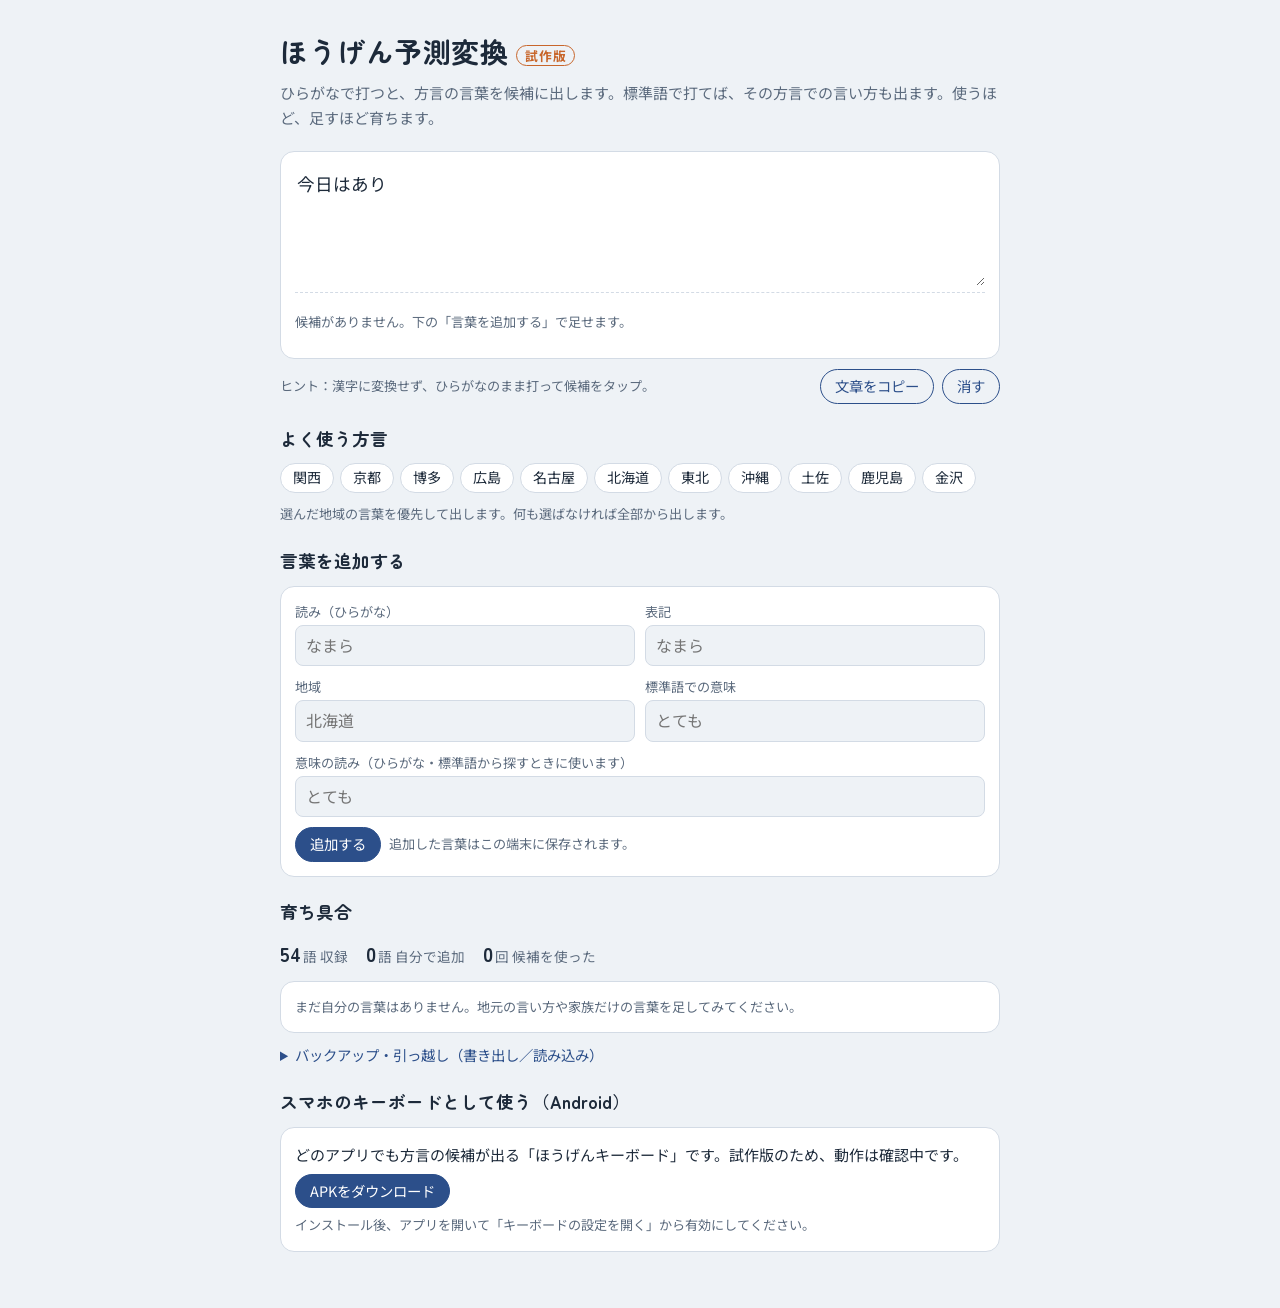
<file: hogen/index.html>
<!doctype html>
<html lang="ja">
<head>
<meta charset="utf-8">
<meta name="viewport" content="width=device-width, initial-scale=1, viewport-fit=cover">
<meta name="description" content="ひらがなで打つと方言の言葉が候補に出る予測変換ツール。言葉を足すほど育ちます。">
<meta name="theme-color" content="#2c4f8a">
<link rel="manifest" href="manifest.webmanifest">
<link rel="icon" href="icons/icon-192.png">
<link rel="apple-touch-icon" href="icons/apple-touch-icon.png">
<title>ほうげん予測変換</title>
<link rel="preconnect" href="https://fonts.googleapis.com">
<link rel="stylesheet" href="https://fonts.googleapis.com/css2?family=Zen+Maru+Gothic:wght@500;700&family=Noto+Sans+JP:wght@400;500;700&display=swap">
<style>
/* Layout: one column tool. Editor on top with a candidate bar, dialect chips, then "my words" growth area. Palette: 藍 (indigo) on pale paper-blue, 柿 accent for user-added words. */
:root{
  --bg:#eef2f6; --surface:#ffffff; --ink:#1d2a3a; --muted:#5b6a7d; --line:#d3dbe5;
  --ai:#2c4f8a; --ai-soft:#dfe7f4; --kaki:#c8662b; --kaki-soft:#f8e6da; --ok:#2f7d4f;
  --font-display:"Zen Maru Gothic","Hiragino Maru Gothic ProN","Noto Sans JP",sans-serif;
  --font-body:"Noto Sans JP","Hiragino Sans","Yu Gothic",system-ui,sans-serif;
}
@media (prefers-color-scheme: dark){:root:not([data-theme="light"]){
  --bg:#121822; --surface:#1b2431; --ink:#e6ecf3; --muted:#9aa8ba; --line:#2e3a4b;
  --ai:#8fb0e8; --ai-soft:#24344d; --kaki:#f0a070; --kaki-soft:#3d2a1f; --ok:#6cc48f; color-scheme:dark}}
:root[data-theme="dark"]{
  --bg:#121822; --surface:#1b2431; --ink:#e6ecf3; --muted:#9aa8ba; --line:#2e3a4b;
  --ai:#8fb0e8; --ai-soft:#24344d; --kaki:#f0a070; --kaki-soft:#3d2a1f; --ok:#6cc48f; color-scheme:dark}
*{box-sizing:border-box}
body{background:var(--bg);color:var(--ink);font-family:var(--font-body);font-size:15px;line-height:1.7;
  padding-left:max(16px,env(safe-area-inset-left,0px));padding-right:max(16px,env(safe-area-inset-right,0px));padding-block:20px 48px}
.wrap{max-width:720px;margin:0 auto;display:flex;flex-direction:column;gap:20px}
header{display:flex;flex-direction:column;gap:4px}
h1{font-family:var(--font-display);font-size:1.75rem;margin:0;letter-spacing:.02em;text-wrap:balance}
h1 small{font-size:.8rem;color:var(--kaki);border:1.5px solid var(--kaki);border-radius:999px;padding:0 8px;margin-left:8px;vertical-align:middle;font-family:var(--font-body)}
.lead{margin:0;color:var(--muted)}
h2{font-family:var(--font-display);font-size:1.1rem;margin:0}
section{display:flex;flex-direction:column;gap:10px}
.panel{background:var(--surface);border:1px solid var(--line);border-radius:14px;padding:14px}
textarea{width:100%;min-height:120px;resize:vertical;border:none;outline:none;background:transparent;color:var(--ink);font:inherit;font-size:1.1rem;line-height:1.8}
.editor:focus-within{border-color:var(--ai);box-shadow:0 0 0 3px var(--ai-soft)}
.cands{display:flex;gap:8px;overflow-x:auto;padding:10px 0 2px;border-top:1px dashed var(--line);min-height:52px;align-items:center;scrollbar-width:thin}
.cand{flex:none;display:flex;flex-direction:column;align-items:flex-start;gap:0;border:1.5px solid var(--line);background:var(--bg);color:var(--ink);border-radius:10px;padding:4px 12px;font:inherit;cursor:pointer;line-height:1.35;text-align:left}
.cand b{font-size:1.05rem;font-weight:700}
.cand span{font-size:.72rem;color:var(--muted)}
.cand.mine{border-color:var(--kaki);background:var(--kaki-soft)}
.cand.std b::before{content:"→ ";color:var(--muted);font-weight:400}
.cand:hover,.cand:focus-visible{border-color:var(--ai);outline:none}
.hint{font-size:.82rem;color:var(--muted)}
.row{display:flex;gap:8px;flex-wrap:wrap;align-items:center}
.btn{font:inherit;font-size:.9rem;border-radius:999px;border:1.5px solid var(--ai);background:transparent;color:var(--ai);padding:4px 14px;cursor:pointer}
.btn.primary{background:var(--ai);color:var(--surface)}
.btn:focus-visible{outline:3px solid var(--ai-soft)}
.chips{display:flex;gap:6px;flex-wrap:wrap}
.chip{font:inherit;font-size:.88rem;border:1.5px solid var(--line);background:var(--surface);color:var(--ink);border-radius:999px;padding:2px 12px;cursor:pointer}
.chip[aria-pressed="true"]{background:var(--ai);border-color:var(--ai);color:var(--surface)}
form.add{display:grid;grid-template-columns:repeat(2,minmax(0,1fr));gap:10px}
form.add label{display:flex;flex-direction:column;gap:2px;font-size:.82rem;color:var(--muted);min-width:0}
form.add input,form.add select{font:inherit;font-size:1rem;color:var(--ink);background:var(--bg);border:1.5px solid var(--line);border-radius:8px;padding:6px 10px;width:100%}
form.add input:focus,form.add select:focus{outline:none;border-color:var(--ai)}
form.add .full{grid-column:1/-1}
@media (max-width:480px){form.add{grid-template-columns:1fr}}
.list{display:flex;flex-direction:column;gap:0}
.item{display:grid;grid-template-columns:minmax(0,1fr) auto;gap:8px;align-items:center;padding:8px 0;border-bottom:1px solid var(--line)}
.item:last-child{border-bottom:none}
.item .w{font-weight:700}
.item .m{font-size:.85rem;color:var(--muted)}
.tag{font-size:.72rem;border-radius:6px;padding:0 6px;background:var(--ai-soft);color:var(--ai);margin-left:6px;white-space:nowrap}
.del{font:inherit;font-size:.8rem;border:none;background:none;color:var(--muted);cursor:pointer;text-decoration:underline}
.stats{display:flex;gap:18px;flex-wrap:wrap;font-size:.85rem;color:var(--muted)}
.stats b{font-family:var(--font-display);font-size:1.25rem;color:var(--ink);font-variant-numeric:tabular-nums;margin-right:2px}
.toast{position:fixed;left:50%;bottom:calc(20px + env(safe-area-inset-bottom,0px));transform:translateX(-50%);background:var(--ink);color:var(--bg);padding:6px 16px;border-radius:999px;font-size:.9rem;opacity:0;transition:opacity .2s;pointer-events:none}
.toast.show{opacity:1}
textarea.io{min-height:80px;font-size:.8rem;font-family:ui-monospace,monospace;border:1.5px solid var(--line);border-radius:8px;padding:8px;background:var(--bg)}
details summary{cursor:pointer;color:var(--ai);font-size:.9rem}
@media (prefers-reduced-motion:reduce){.toast{transition:none}}
</style>
</head>
<body>


<div class="wrap">
  <header>
    <h1>ほうげん予測変換<small>試作版</small></h1>
    <p class="lead">ひらがなで打つと、方言の言葉を候補に出します。標準語で打てば、その方言での言い方も出ます。使うほど、足すほど育ちます。</p>
  </header>

  <section>
    <div class="panel editor">
      <textarea id="text" placeholder="ひらがなで入力してみてください（例：あり → ありがとう の方言）" autocomplete="off" spellcheck="false">今日は</textarea>
      <div class="cands" id="cands" aria-live="polite"></div>
    </div>
    <div class="row">
      <span class="hint" style="flex:1;min-width:200px">ヒント：漢字に変換せず、ひらがなのまま打って候補をタップ。</span>
      <button class="btn" id="copy" type="button">文章をコピー</button>
      <button class="btn" id="clear" type="button">消す</button>
    </div>
  </section>

  <section>
    <h2>よく使う方言</h2>
    <div class="chips" id="regions"></div>
    <span class="hint">選んだ地域の言葉を優先して出します。何も選ばなければ全部から出します。</span>
  </section>

  <section>
    <h2>言葉を追加する</h2>
    <form class="add panel" id="addForm">
      <label>読み（ひらがな）<input id="fReading" required placeholder="なまら" autocomplete="off"></label>
      <label>表記<input id="fWord" required placeholder="なまら" autocomplete="off"></label>
      <label>地域<input id="fRegion" required list="regionList" placeholder="北海道" autocomplete="off"></label>
      <label>標準語での意味<input id="fMeaning" placeholder="とても" autocomplete="off"></label>
      <label class="full">意味の読み（ひらがな・標準語から探すときに使います）<input id="fMeaningReading" placeholder="とても" autocomplete="off"></label>
      <div class="row full"><button class="btn primary" type="submit">追加する</button><span class="hint">追加した言葉はこの端末に保存されます。</span></div>
      <datalist id="regionList"></datalist>
    </form>
  </section>

  <section>
    <h2>育ち具合</h2>
    <div class="stats" id="stats"></div>
    <div class="panel"><div class="list" id="myList"></div></div>
    <details>
      <summary>バックアップ・引っ越し（書き出し／読み込み）</summary>
      <div style="display:flex;flex-direction:column;gap:8px;margin-top:8px">
        <textarea class="io" id="io" placeholder="ここに書き出したデータが出ます。別の端末ではここに貼って「読み込む」を押してください。"></textarea>
        <div class="row"><button class="btn" id="exp" type="button">書き出す</button><button class="btn" id="imp" type="button">読み込む</button></div>
      </div>
    </details>
  </section>

  <section>
    <h2>スマホのキーボードとして使う（Android）</h2>
    <div class="panel" style="display:flex;flex-direction:column;gap:6px">
      <span>どのアプリでも方言の候補が出る「ほうげんキーボード」です。試作版のため、動作は確認中です。</span>
      <div class="row"><a class="btn primary" href="https://github.com/poiwallet/poiwallet.github.io/releases/tag/hogen-latest" target="_blank" rel="noopener" style="text-decoration:none">APKをダウンロード</a></div>
      <span class="hint">インストール後、アプリを開いて「キーボードの設定を開く」から有効にしてください。</span>
    </div>
  </section>
</div>
<div class="toast" id="toast"></div>

<script>
// ---- 初期辞書（サンプル。読み, 表記, 地域, 標準語の意味, 意味の読み） ----
// dict.json（Android版と共通）を読み込めたらそちらを使う。読めないときはこの内蔵分で動く
let BASE = [
 ["おおきに","おおきに","関西","ありがとう","ありがとう"],
 ["なんでやねん","なんでやねん","関西","どうしてだよ","どうしてだよ"],
 ["あかん","あかん","関西","だめ","だめ"],
 ["ほんま","ほんま","関西","本当","ほんとう"],
 ["めっちゃ","めっちゃ","関西","とても","とても"],
 ["ちゃう","ちゃう","関西","違う","ちがう"],
 ["せやな","せやな","関西","そうだね","そうだね"],
 ["なんぼ","なんぼ","関西","いくら","いくら"],
 ["かまへん","かまへん","関西","構わない","かまわない"],
 ["ほかす","ほかす","関西","捨てる","すてる"],
 ["おもろい","おもろい","関西","面白い","おもしろい"],
 ["ほな","ほな","関西","それじゃあ","それじゃあ"],
 ["しんどい","しんどい","関西","疲れた","つかれた"],
 ["けったいな","けったいな","関西","変な","へんな"],
 ["おいでやす","おいでやす","京都","いらっしゃいませ","いらっしゃいませ"],
 ["はんなり","はんなり","京都","上品で華やか","じょうひんではなやか"],
 ["ばり","ばり","博多","とても","とても"],
 ["なんしよーと","なんしよーと？","博多","何してるの？","なにしてるの"],
 ["すいとーよ","好いとーよ","博多","好きだよ","すきだよ"],
 ["よかよ","よかよ","博多","いいよ","いいよ"],
 ["はよせんね","早よせんね","博多","早くしなさい","はやくしなさい"],
 ["じゃけぇ","じゃけぇ","広島","だから","だから"],
 ["たいぎい","たいぎい","広島","面倒くさい","めんどうくさい"],
 ["ぶち","ぶち","広島","とても","とても"],
 ["はぶてる","はぶてる","広島","すねる","すねる"],
 ["でら","でら","名古屋","とても","とても"],
 ["どえりゃあ","どえりゃあ","名古屋","ものすごい","ものすごい"],
 ["けった","けった","名古屋","自転車","じてんしゃ"],
 ["とろくさい","とろくさい","名古屋","ばかばかしい","ばかばかしい"],
 ["だがや","だがや","名古屋","だよね","だよね"],
 ["なまら","なまら","北海道","とても","とても"],
 ["したっけ","したっけ","北海道","じゃあね","じゃあね"],
 ["しばれる","しばれる","北海道","凍えるほど寒い","さむい"],
 ["なげる","なげる","北海道","捨てる","すてる"],
 ["こわい","こわい","北海道","疲れた","つかれた"],
 ["めんこい","めんこい","北海道・東北","かわいい","かわいい"],
 ["んだ","んだ","東北","そうだ","そうだ"],
 ["しゃっこい","しゃっこい","東北","冷たい","つめたい"],
 ["いずい","いずい","東北","しっくりこない","しっくりこない"],
 ["ごしゃぐ","ごしゃぐ","東北","怒る","おこる"],
 ["おしょすい","おしょすい","東北","恥ずかしい","はずかしい"],
 ["いぎなり","いぎなり","東北","とても","とても"],
 ["めんそーれ","めんそーれ","沖縄","いらっしゃい","いらっしゃい"],
 ["にふぇーでーびる","にふぇーでーびる","沖縄","ありがとうございます","ありがとう"],
 ["なんくるないさー","なんくるないさー","沖縄","なんとかなるさ","なんとかなる"],
 ["ちばりよー","ちばりよー","沖縄","頑張れ","がんばれ"],
 ["はいさい","はいさい","沖縄","こんにちは","こんにちは"],
 ["でーじ","でーじ","沖縄","とても","とても"],
 ["まっこと","まっこと","土佐","本当に","ほんとうに"],
 ["ぜよ","ぜよ","土佐","だよ","だよ"],
 ["おやっとさあ","おやっとさあ","鹿児島","お疲れさま","おつかれさま"],
 ["わっぜ","わっぜ","鹿児島","とても","とても"],
 ["だれやめ","だれやめ","鹿児島","晩酌","ばんしゃく"],
 ["きのどくな","きのどくな","金沢","ありがとう（恐縮です）","ありがとう"],
];
const KEY="hogen-yosoku-v1";
let state={mine:[],uses:{},regions:[]};
try{const s=JSON.parse(localStorage.getItem(KEY)||"null");if(s&&typeof s==="object")state=Object.assign(state,s);}catch(e){}
function save(){try{localStorage.setItem(KEY,JSON.stringify(state));}catch(e){}}

const toKana=s=>s.replace(/[ァ-ヶ]/g,c=>String.fromCharCode(c.charCodeAt(0)-0x60));
const idOf=e=>e.r+"|"+e.w+"|"+e.g;
function allEntries(){
  const base=BASE.map(a=>({r:a[0],w:a[1],g:a[2],m:a[3],mr:a[4],mine:false}));
  return base.concat(state.mine.map(e=>Object.assign({mine:true},e)));
}
function regionsList(){return [...new Set(allEntries().flatMap(e=>e.g.split("・")))];}

const $=id=>document.getElementById(id);
const ta=$("text"),candsEl=$("cands");

// 入力中の末尾のかな（候補の元）を取り出す
function tailKana(){
  const before=ta.value.slice(0,ta.selectionStart);
  const m=before.match(/[ぁ-ゖァ-ヺーー]+$/);
  return m?m[0]:"";
}
function score(e,q,viaStd){
  let s=0;
  s+=(state.uses[idOf(e)]||0)*10;
  if(e.mine)s+=5;
  if(state.regions.length&&e.g.split("・").some(g=>state.regions.includes(g)))s+=20;
  if((viaStd?e.mr:e.r)===q)s+=8;
  if(viaStd)s-=2;
  return s;
}
function suggest(){
  const raw=tailKana();candsEl.innerHTML="";
  if(!raw){candsEl.innerHTML='<span class="hint">ひらがなを打つと、ここに候補が出ます。</span>';return;}
  const q=toKana(raw);
  const list=[],seen=new Set();
  for(const e of allEntries()){
    if(state.regions.length&&!e.g.split("・").some(g=>state.regions.includes(g))&&!e.mine)continue;
    const byR=toKana(e.r).startsWith(q), byS=e.mr&&toKana(e.mr).startsWith(q);
    if(!byR&&!byS)continue;
    const k=idOf(e);if(seen.has(k))continue;seen.add(k);
    list.push({e,std:!byR,s:score(e,q,!byR)});
  }
  list.sort((a,b)=>b.s-a.s||a.e.r.length-b.e.r.length);
  if(!list.length){candsEl.innerHTML='<span class="hint">候補がありません。下の「言葉を追加する」で足せます。</span>';return;}
  for(const {e,std} of list.slice(0,12)){
    const b=document.createElement("button");b.type="button";
    b.className="cand"+(e.mine?" mine":"")+(std?" std":"");
    b.innerHTML="<b></b><span></span>";
    b.querySelector("b").textContent=e.w;
    b.querySelector("span").textContent=e.g+(e.m?"・"+e.m:"")+(e.mine?"・自分の言葉":"");
    b.addEventListener("mousedown",ev=>ev.preventDefault());
    b.addEventListener("click",()=>pick(e,raw));
    candsEl.appendChild(b);
  }
}
function pick(e,raw){
  const pos=ta.selectionStart,start=pos-raw.length;
  ta.value=ta.value.slice(0,start)+e.w+ta.value.slice(pos);
  const np=start+e.w.length;ta.focus();ta.setSelectionRange(np,np);
  state.uses[idOf(e)]=(state.uses[idOf(e)]||0)+1;save();renderStats();suggest();
}
ta.addEventListener("input",suggest);
ta.addEventListener("keyup",e=>{if(e.key.startsWith("Arrow"))suggest();});
ta.addEventListener("click",suggest);
ta.addEventListener("compositionupdate",()=>setTimeout(suggest,0));

function renderRegions(){
  const el=$("regions");el.innerHTML="";
  for(const g of regionsList()){
    const c=document.createElement("button");c.type="button";c.className="chip";c.textContent=g;
    c.setAttribute("aria-pressed",state.regions.includes(g));
    c.onclick=()=>{state.regions=state.regions.includes(g)?state.regions.filter(x=>x!==g):[...state.regions,g];save();renderRegions();suggest();};
    el.appendChild(c);
  }
  $("regionList").innerHTML=regionsList().map(g=>`<option value="${g.replace(/"/g,"")}">`).join("");
}
function renderStats(){
  const used=Object.values(state.uses).reduce((a,b)=>a+b,0);
  $("stats").innerHTML=`<span><b>${BASE.length+state.mine.length}</b>語 収録</span><span><b>${state.mine.length}</b>語 自分で追加</span><span><b>${used}</b>回 候補を使った</span>`;
  const L=$("myList");L.innerHTML="";
  if(!state.mine.length){L.innerHTML='<span class="hint">まだ自分の言葉はありません。地元の言い方や家族だけの言葉を足してみてください。</span>';return;}
  state.mine.forEach((e,i)=>{
    const d=document.createElement("div");d.className="item";
    d.innerHTML='<div><span class="w"></span><span class="tag"></span><div class="m"></div></div><button class="del" type="button">削除</button>';
    d.querySelector(".w").textContent=e.w+"（"+e.r+"）";
    d.querySelector(".tag").textContent=e.g;
    d.querySelector(".m").textContent=e.m?"意味："+e.m:"";
    d.querySelector(".del").onclick=()=>{state.mine.splice(i,1);save();renderAll();};
    L.appendChild(d);
  });
}
function renderAll(){renderRegions();renderStats();suggest();}

$("addForm").addEventListener("submit",ev=>{
  ev.preventDefault();
  const r=toKana($("fReading").value.trim()),w=$("fWord").value.trim(),g=$("fRegion").value.trim();
  if(!/^[ぁ-ゖー]+$/.test(r)){toast("読みはひらがなで入れてください");return;}
  const e={r,w,g,m:$("fMeaning").value.trim(),mr:toKana($("fMeaningReading").value.trim()),at:Date.now()};
  if(allEntries().some(x=>idOf(x)===idOf(e))){toast("その言葉はもう入っています");return;}
  state.mine.push(e);save();ev.target.reset();renderAll();toast("「"+w+"」を追加しました");
});
$("fReading").addEventListener("change",()=>{if(!$("fWord").value)$("fWord").value=$("fReading").value;});
$("copy").onclick=()=>{navigator.clipboard.writeText(ta.value).then(()=>toast("コピーしました"),()=>{ta.select();toast("選択しました。長押しでコピーしてください");});};
$("clear").onclick=()=>{ta.value="";ta.focus();suggest();};
$("exp").onclick=()=>{$("io").value=JSON.stringify({version:1,mine:state.mine,uses:state.uses});$("io").select();toast("書き出しました");};
$("imp").onclick=()=>{
  try{const d=JSON.parse($("io").value);if(!Array.isArray(d.mine))throw 0;
    const have=new Set(state.mine.map(idOf));let n=0;
    for(const e of d.mine){if(e&&e.r&&e.w&&e.g&&!have.has(idOf(e))){state.mine.push(e);n++;}}
    for(const k in (d.uses||{}))state.uses[k]=Math.max(state.uses[k]||0,+d.uses[k]||0);
    save();renderAll();toast(n+"語を読み込みました");
  }catch(e){toast("読み込めませんでした。書き出したデータをそのまま貼ってください");}
};
let tt;function toast(s){const t=$("toast");t.textContent=s;t.classList.add("show");clearTimeout(tt);tt=setTimeout(()=>t.classList.remove("show"),2200);}

// 初回はサンプル入力で候補を見せる
ta.value="今日はあり";ta.setSelectionRange(ta.value.length,ta.value.length);
renderAll();
fetch("dict.json").then(r=>r.ok?r.json():null).then(d=>{
  if(Array.isArray(d)&&d.length){BASE=d.map(e=>[e.r,e.w,e.g,e.m||"",e.mr||""]);renderAll();}
}).catch(()=>{});
if("serviceWorker" in navigator){navigator.serviceWorker.register("sw.js").catch(()=>{});}
</script>
</body>
</html>
</file>
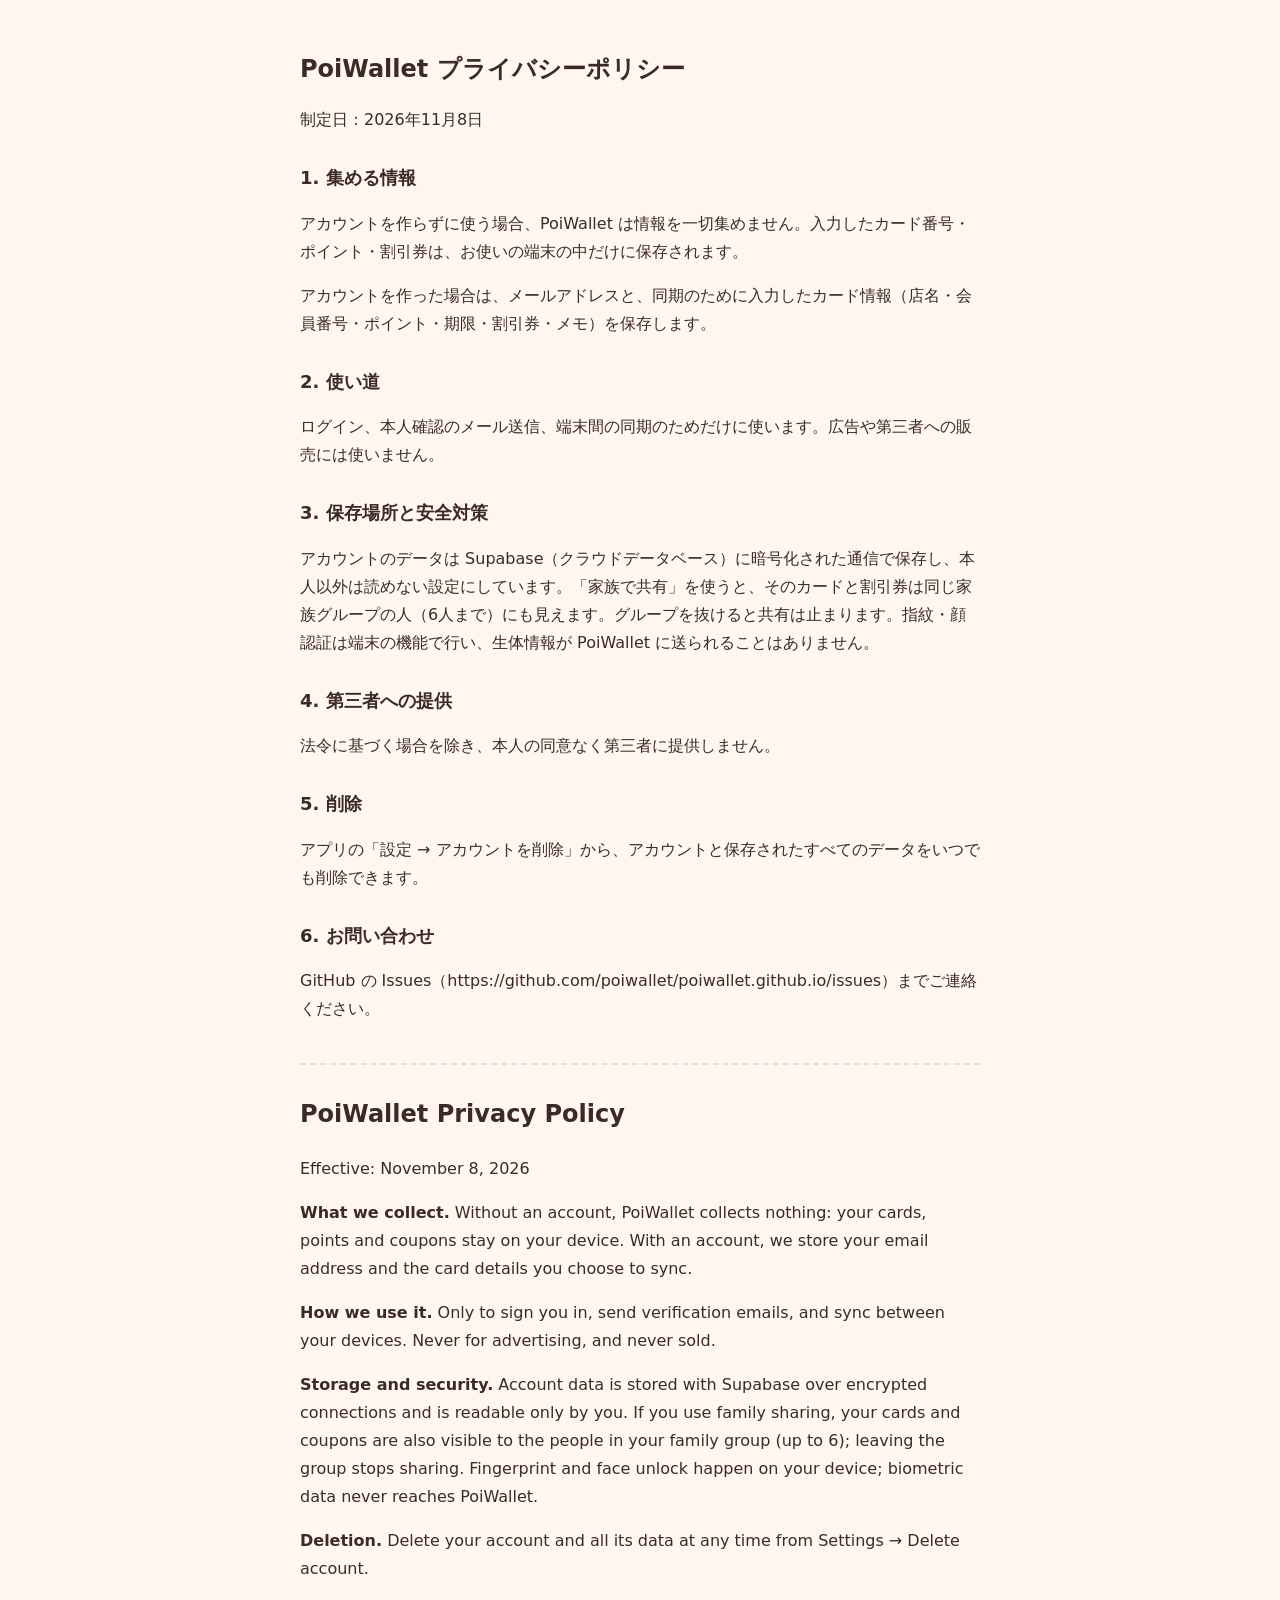
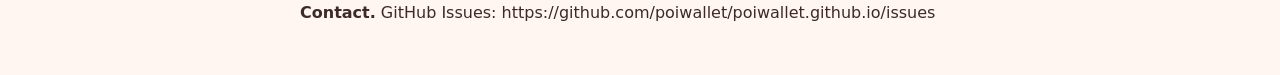
<file: privacy.html>
<!doctype html>
<html lang="ja">
<head>
<meta charset="utf-8">
<meta name="viewport" content="width=device-width, initial-scale=1">
<title>PoiWallet プライバシーポリシー / Privacy Policy</title>
<style>
body{margin:0;background:#fff5f1;color:#3b2a28;font:16px/1.75 "Hiragino Maru Gothic ProN","Zen Maru Gothic",system-ui,sans-serif}
main{max-width:680px;margin:0 auto;padding:32px max(16px,env(safe-area-inset-left))}
h1{font-size:24px}h2{font-size:18px;margin-top:28px}
.en{border-top:2px dashed #f0d9d2;margin-top:40px;padding-top:8px}
</style>
</head>
<body>
<main>
<h1>PoiWallet プライバシーポリシー</h1>
<p>制定日：2026年11月8日</p>
<h2>1. 集める情報</h2>
<p>アカウントを作らずに使う場合、PoiWallet は情報を一切集めません。入力したカード番号・ポイント・割引券は、お使いの端末の中だけに保存されます。</p>
<p>アカウントを作った場合は、メールアドレスと、同期のために入力したカード情報（店名・会員番号・ポイント・期限・割引券・メモ）を保存します。</p>
<h2>2. 使い道</h2>
<p>ログイン、本人確認のメール送信、端末間の同期のためだけに使います。広告や第三者への販売には使いません。</p>
<h2>3. 保存場所と安全対策</h2>
<p>アカウントのデータは Supabase（クラウドデータベース）に暗号化された通信で保存し、本人以外は読めない設定にしています。「家族で共有」を使うと、そのカードと割引券は同じ家族グループの人（6人まで）にも見えます。グループを抜けると共有は止まります。指紋・顔認証は端末の機能で行い、生体情報が PoiWallet に送られることはありません。</p>
<h2>4. 第三者への提供</h2>
<p>法令に基づく場合を除き、本人の同意なく第三者に提供しません。</p>
<h2>5. 削除</h2>
<p>アプリの「設定 → アカウントを削除」から、アカウントと保存されたすべてのデータをいつでも削除できます。</p>
<h2>6. お問い合わせ</h2>
<p>GitHub の Issues（https://github.com/poiwallet/poiwallet.github.io/issues）までご連絡ください。</p>

<section class="en" lang="en">
<h1>PoiWallet Privacy Policy</h1>
<p>Effective: November 8, 2026</p>
<p><b>What we collect.</b> Without an account, PoiWallet collects nothing: your cards, points and coupons stay on your device. With an account, we store your email address and the card details you choose to sync.</p>
<p><b>How we use it.</b> Only to sign you in, send verification emails, and sync between your devices. Never for advertising, and never sold.</p>
<p><b>Storage and security.</b> Account data is stored with Supabase over encrypted connections and is readable only by you. If you use family sharing, your cards and coupons are also visible to the people in your family group (up to 6); leaving the group stops sharing. Fingerprint and face unlock happen on your device; biometric data never reaches PoiWallet.</p>
<p><b>Deletion.</b> Delete your account and all its data at any time from Settings → Delete account.</p>
<p><b>Contact.</b> GitHub Issues: https://github.com/poiwallet/poiwallet.github.io/issues</p>
</section>
</main>
</body>
</html>
</file>
